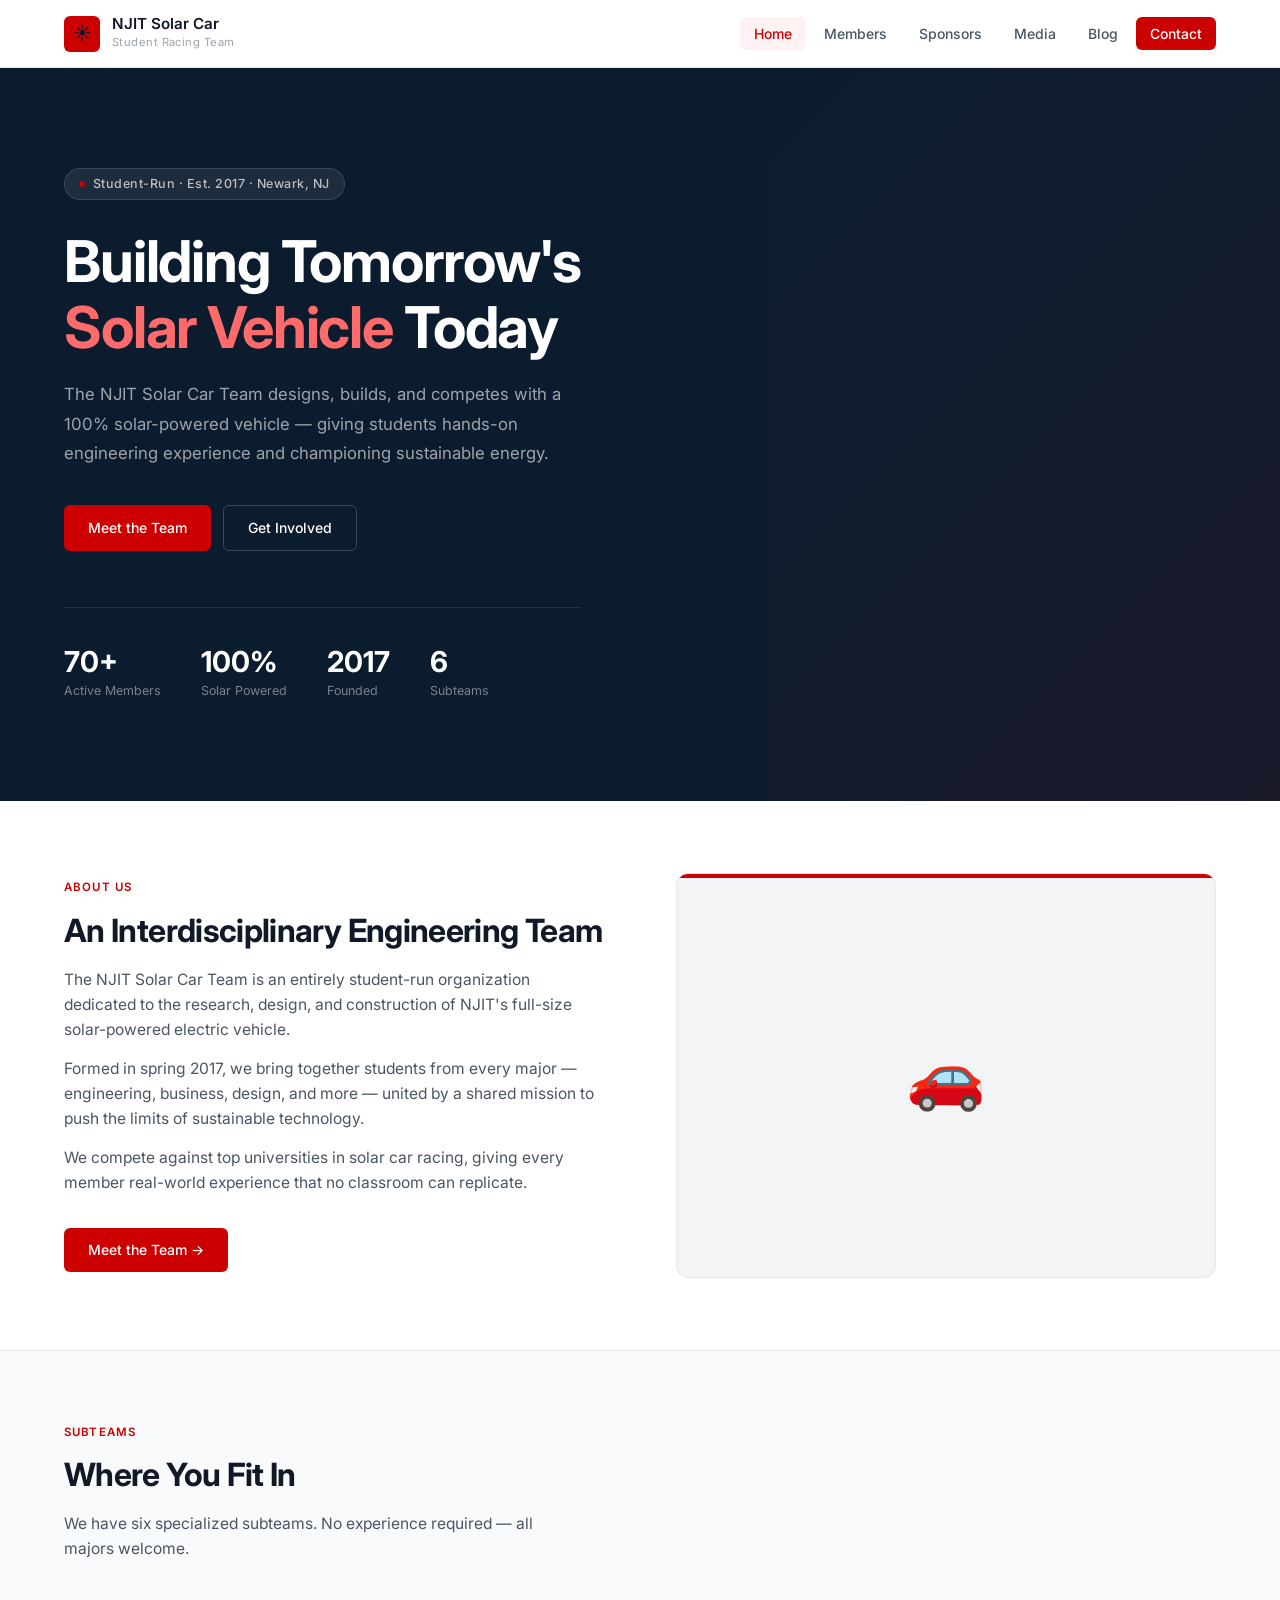
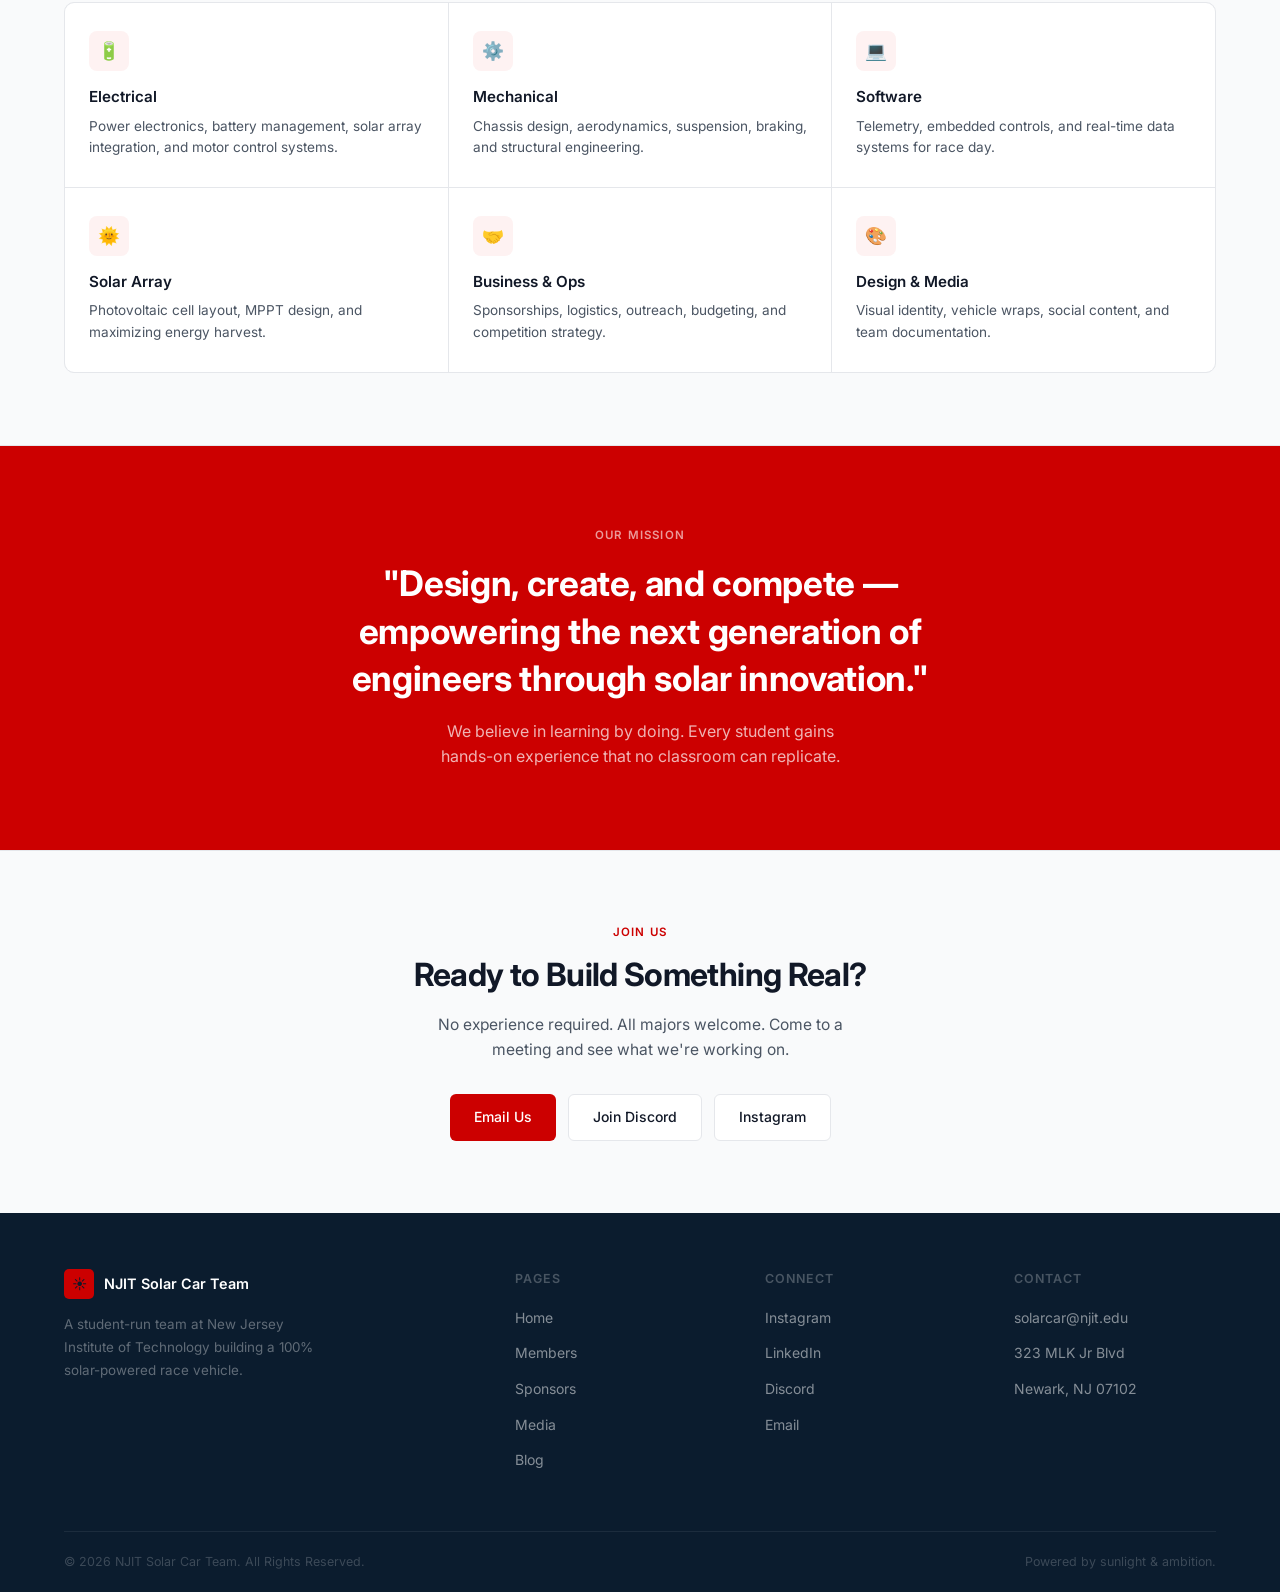
<file: index.html>
<!doctype html>
<html lang="en">
    <head>
        <meta charset="UTF-8" />
        <meta name="viewport" content="width=device-width, initial-scale=1.0" />
        <title>NJIT Solar Car Team</title>
        <link
            href="https://fonts.googleapis.com/css2?family=Inter:wght@300;400;500;600;700&display=swap"
            rel="stylesheet"
        />
        <link rel="stylesheet" href="style.css" />
    </head>
    <body>
        <!-- NAV -->
        <nav>
            <a class="logo" onclick="showPage('home')">
                <div class="logo-icon">☀️</div>
                <div>
                    <div class="logo-text">NJIT Solar Car</div>
                    <div class="logo-sub">Student Racing Team</div>
                </div>
            </a>
            <ul class="nav-links">
                <li><a onclick="showPage('home')" id="nav-home" class="active">Home</a></li>
                <li><a onclick="showPage('members')" id="nav-members">Members</a></li>
                <li><a onclick="showPage('sponsors')" id="nav-sponsors">Sponsors</a></li>
                <li><a onclick="showPage('media')" id="nav-media">Media</a></li>
                <li><a onclick="showPage('blog')" id="nav-blog">Blog</a></li>
                <li><a href="mailto:solarcar@njit.edu" class="nav-contact">Contact</a></li>
            </ul>
        </nav>

        <!-- ════════════ HOME ════════════ -->
        <div id="page-home" class="page active">
            <div class="hero">
                <div class="hero-content">
                    <div class="hero-tag">
                        <div class="hero-tag-dot"></div>
                        Student-Run · Est. 2017 · Newark, NJ
                    </div>
                    <h1>Building Tomorrow's<br /><span>Solar Vehicle</span> Today</h1>
                    <p class="hero-desc">
                        The NJIT Solar Car Team designs, builds, and competes with a 100%
                        solar-powered vehicle — giving students hands-on engineering experience and
                        championing sustainable energy.
                    </p>
                    <div class="hero-actions">
                        <a onclick="showPage('members')" class="btn btn-red" style="cursor: pointer"
                            >Meet the Team</a
                        >
                        <a
                            href="mailto:solarcar@njit.edu"
                            class="btn btn-outline"
                            style="
                                color: #fff;
                                border-color: rgba(255, 255, 255, 0.2);
                                background: transparent;
                            "
                            >Get Involved</a
                        >
                    </div>
                    <div class="hero-stats">
                        <div>
                            <div class="hero-stat-num">70+</div>
                            <div class="hero-stat-label">Active Members</div>
                        </div>
                        <div>
                            <div class="hero-stat-num">100%</div>
                            <div class="hero-stat-label">Solar Powered</div>
                        </div>
                        <div>
                            <div class="hero-stat-num">2017</div>
                            <div class="hero-stat-label">Founded</div>
                        </div>
                        <div>
                            <div class="hero-stat-num">6</div>
                            <div class="hero-stat-label">Subteams</div>
                        </div>
                    </div>
                </div>
            </div>

            <!-- About -->
            <div class="section">
                <div class="about-grid">
                    <div class="reveal">
                        <div class="section-label">About Us</div>
                        <div class="section-title">An Interdisciplinary Engineering Team</div>
                        <p
                            class="about-text"
                            style="color: var(--gray-600); font-size: 0.975rem; margin-bottom: 14px"
                        >
                            The NJIT Solar Car Team is an entirely student-run organization
                            dedicated to the research, design, and construction of NJIT's full-size
                            solar-powered electric vehicle.
                        </p>
                        <p style="color: var(--gray-600); font-size: 0.975rem; margin-bottom: 14px">
                            Formed in spring 2017, we bring together students from every major —
                            engineering, business, design, and more — united by a shared mission to
                            push the limits of sustainable technology.
                        </p>
                        <p style="color: var(--gray-600); font-size: 0.975rem; margin-bottom: 32px">
                            We compete against top universities in solar car racing, giving every
                            member real-world experience that no classroom can replicate.
                        </p>
                        <a onclick="showPage('members')" class="btn btn-red" style="cursor: pointer"
                            >Meet the Team →</a
                        >
                    </div>
                    <div class="about-image reveal" style="transition-delay: 0.1s">🚗</div>
                </div>
            </div>

            <!-- Subteams -->
            <div class="section section-alt">
                <div class="reveal">
                    <div class="section-label">Subteams</div>
                    <div class="section-title">Where You Fit In</div>
                    <p class="section-desc">
                        We have six specialized subteams. No experience required — all majors
                        welcome.
                    </p>
                </div>
                <div class="teams-grid">
                    <div class="team-card reveal" style="transition-delay: 0.05s">
                        <div class="team-card-icon">🔋</div>
                        <h3>Electrical</h3>
                        <p>
                            Power electronics, battery management, solar array integration, and
                            motor control systems.
                        </p>
                    </div>
                    <div class="team-card reveal" style="transition-delay: 0.08s">
                        <div class="team-card-icon">⚙️</div>
                        <h3>Mechanical</h3>
                        <p>
                            Chassis design, aerodynamics, suspension, braking, and structural
                            engineering.
                        </p>
                    </div>
                    <div class="team-card reveal" style="transition-delay: 0.11s">
                        <div class="team-card-icon">💻</div>
                        <h3>Software</h3>
                        <p>
                            Telemetry, embedded controls, and real-time data systems for race day.
                        </p>
                    </div>
                    <div class="team-card reveal" style="transition-delay: 0.14s">
                        <div class="team-card-icon">🌞</div>
                        <h3>Solar Array</h3>
                        <p>Photovoltaic cell layout, MPPT design, and maximizing energy harvest.</p>
                    </div>
                    <div class="team-card reveal" style="transition-delay: 0.17s">
                        <div class="team-card-icon">🤝</div>
                        <h3>Business & Ops</h3>
                        <p>
                            Sponsorships, logistics, outreach, budgeting, and competition strategy.
                        </p>
                    </div>
                    <div class="team-card reveal" style="transition-delay: 0.2s">
                        <div class="team-card-icon">🎨</div>
                        <h3>Design & Media</h3>
                        <p>
                            Visual identity, vehicle wraps, social content, and team documentation.
                        </p>
                    </div>
                </div>
            </div>

            <!-- Mission -->
            <div class="mission-section">
                <div class="reveal">
                    <div
                        style="
                            font-size: 0.72rem;
                            font-weight: 600;
                            letter-spacing: 0.1em;
                            text-transform: uppercase;
                            color: rgba(255, 255, 255, 0.6);
                            margin-bottom: 16px;
                        "
                    >
                        Our Mission
                    </div>
                    <h2>
                        "Design, create, and compete — empowering the next generation of engineers
                        through solar innovation."
                    </h2>
                    <p style="margin-top: 14px">
                        We believe in learning by doing. Every student gains hands-on experience
                        that no classroom can replicate.
                    </p>
                </div>
            </div>

            <!-- CTA -->
            <div class="cta-section">
                <div class="reveal">
                    <div class="section-label" style="justify-content: center; display: flex">
                        Join Us
                    </div>
                    <div class="section-title" style="text-align: center">
                        Ready to Build Something Real?
                    </div>
                    <p>
                        No experience required. All majors welcome. Come to a meeting and see what
                        we're working on.
                    </p>
                    <div style="display: flex; gap: 12px; justify-content: center; flex-wrap: wrap">
                        <a href="mailto:solarcar@njit.edu" class="btn btn-red">Email Us</a>
                        <a
                            href="https://tinyurl.com/njitsolar"
                            target="_blank"
                            class="btn btn-outline"
                            >Join Discord</a
                        >
                        <a
                            href="https://www.instagram.com/njitsolarcar/"
                            target="_blank"
                            class="btn btn-outline"
                            >Instagram</a
                        >
                    </div>
                </div>
            </div>

            <footer>
                <div class="footer-grid">
                    <div>
                        <div class="footer-brand">
                            <div class="footer-brand-icon">☀️</div>
                            <div class="footer-brand-name">NJIT Solar Car Team</div>
                        </div>
                        <p class="footer-desc">
                            A student-run team at New Jersey Institute of Technology building a 100%
                            solar-powered race vehicle.
                        </p>
                    </div>
                    <div class="footer-col">
                        <h4>Pages</h4>
                        <ul>
                            <li><a onclick="showPage('home')">Home</a></li>
                            <li><a onclick="showPage('members')">Members</a></li>
                            <li><a onclick="showPage('sponsors')">Sponsors</a></li>
                            <li><a onclick="showPage('media')">Media</a></li>
                            <li><a onclick="showPage('blog')">Blog</a></li>
                        </ul>
                    </div>
                    <div class="footer-col">
                        <h4>Connect</h4>
                        <ul>
                            <li>
                                <a href="https://www.instagram.com/njitsolarcar/" target="_blank"
                                    >Instagram</a
                                >
                            </li>
                            <li>
                                <a
                                    href="https://www.linkedin.com/in/njitsolarcarclub/"
                                    target="_blank"
                                    >LinkedIn</a
                                >
                            </li>
                            <li>
                                <a href="https://tinyurl.com/njitsolar" target="_blank">Discord</a>
                            </li>
                            <li><a href="mailto:solarcar@njit.edu">Email</a></li>
                        </ul>
                    </div>
                    <div class="footer-col">
                        <h4>Contact</h4>
                        <ul>
                            <li><a href="mailto:solarcar@njit.edu">solarcar@njit.edu</a></li>
                            <li><a>323 MLK Jr Blvd</a></li>
                            <li><a>Newark, NJ 07102</a></li>
                        </ul>
                    </div>
                </div>
                <div class="footer-bottom">
                    <p>© 2026 NJIT Solar Car Team. All Rights Reserved.</p>
                    <p>Powered by sunlight & ambition.</p>
                </div>
            </footer>
        </div>

        <!-- ════════════ MEMBERS ════════════ -->
        <div id="page-members" class="page">
            <div class="page-hero">
                <div class="breadcrumb"><a onclick="showPage('home')">Home</a> / Members</div>
                <h1>Meet the Team</h1>
                <p>70+ students from every major, united by one goal.</p>
            </div>

            <div class="section">
                <div class="reveal">
                    <div class="section-label">Leadership</div>
                    <div class="section-title">Executive Board</div>
                </div>
                <div class="member-grid">
                    <div class="member-card reveal" style="transition-delay: 0.05s">
                        <div class="member-avatar">👤</div>
                        <div class="member-name">President</div>
                        <div class="member-role">President</div>
                        <div class="member-major">Mechanical Engineering</div>
                    </div>
                    <div class="member-card reveal" style="transition-delay: 0.08s">
                        <div class="member-avatar">👤</div>
                        <div class="member-name">Vice President</div>
                        <div class="member-role">Vice President</div>
                        <div class="member-major">Electrical Engineering</div>
                    </div>
                    <div class="member-card reveal" style="transition-delay: 0.11s">
                        <div class="member-avatar">👤</div>
                        <div class="member-name">Chief Engineer</div>
                        <div class="member-role">Chief Engineer</div>
                        <div class="member-major">Computer Engineering</div>
                    </div>
                    <div class="member-card reveal" style="transition-delay: 0.14s">
                        <div class="member-avatar">👤</div>
                        <div class="member-name">Project Manager</div>
                        <div class="member-role">Project Manager</div>
                        <div class="member-major">Industrial Engineering</div>
                    </div>
                </div>
            </div>

            <div class="section section-alt">
                <div class="reveal">
                    <div class="section-label">Subteam Leads</div>
                    <div class="section-title">Team Leads</div>
                </div>
                <div class="teams-grid" style="margin-top: 32px">
                    <div class="team-card reveal" style="transition-delay: 0.05s">
                        <div class="team-card-icon">🔋</div>
                        <h3>Electrical Lead</h3>
                        <p>
                            Overseeing power systems, battery management, and motor control
                            integration.
                        </p>
                    </div>
                    <div class="team-card reveal" style="transition-delay: 0.08s">
                        <div class="team-card-icon">⚙️</div>
                        <h3>Mechanical Lead</h3>
                        <p>Leading chassis design, aerodynamics, and all structural decisions.</p>
                    </div>
                    <div class="team-card reveal" style="transition-delay: 0.11s">
                        <div class="team-card-icon">💻</div>
                        <h3>Software Lead</h3>
                        <p>Managing telemetry, embedded systems, and data pipelines.</p>
                    </div>
                    <div class="team-card reveal" style="transition-delay: 0.14s">
                        <div class="team-card-icon">🌞</div>
                        <h3>Solar Array Lead</h3>
                        <p>Optimizing photovoltaic layout and MPPT efficiency for competition.</p>
                    </div>
                    <div class="team-card reveal" style="transition-delay: 0.17s">
                        <div class="team-card-icon">🤝</div>
                        <h3>Business Lead</h3>
                        <p>Coordinating sponsorships, outreach, and team logistics.</p>
                    </div>
                    <div class="team-card reveal" style="transition-delay: 0.2s">
                        <div class="team-card-icon">🎨</div>
                        <h3>Media Lead</h3>
                        <p>Directing visual identity, social media, and content strategy.</p>
                    </div>
                </div>
            </div>

            <div class="cta-section">
                <div class="reveal">
                    <div class="section-label" style="justify-content: center; display: flex">
                        Join the Team
                    </div>
                    <div class="section-title" style="text-align: center">
                        Want to Be Part of This?
                    </div>
                    <p>All majors welcome. No prior experience required — just bring your drive.</p>
                    <div style="display: flex; gap: 12px; justify-content: center; flex-wrap: wrap">
                        <a href="mailto:solarcar@njit.edu" class="btn btn-red">Email Us</a>
                        <a
                            href="https://tinyurl.com/njitsolar"
                            target="_blank"
                            class="btn btn-outline"
                            >Join Discord</a
                        >
                    </div>
                </div>
            </div>

            <footer>
                <div class="footer-grid">
                    <div>
                        <div class="footer-brand">
                            <div class="footer-brand-icon">☀️</div>
                            <div class="footer-brand-name">NJIT Solar Car Team</div>
                        </div>
                        <p class="footer-desc">
                            A student-run team at NJIT building a 100% solar-powered race vehicle.
                        </p>
                    </div>
                    <div class="footer-col">
                        <h4>Pages</h4>
                        <ul>
                            <li><a onclick="showPage('home')">Home</a></li>
                            <li><a onclick="showPage('members')">Members</a></li>
                            <li><a onclick="showPage('sponsors')">Sponsors</a></li>
                            <li><a onclick="showPage('media')">Media</a></li>
                            <li><a onclick="showPage('blog')">Blog</a></li>
                        </ul>
                    </div>
                    <div class="footer-col">
                        <h4>Connect</h4>
                        <ul>
                            <li>
                                <a href="https://www.instagram.com/njitsolarcar/" target="_blank"
                                    >Instagram</a
                                >
                            </li>
                            <li>
                                <a
                                    href="https://www.linkedin.com/in/njitsolarcarclub/"
                                    target="_blank"
                                    >LinkedIn</a
                                >
                            </li>
                            <li>
                                <a href="https://tinyurl.com/njitsolar" target="_blank">Discord</a>
                            </li>
                        </ul>
                    </div>
                    <div class="footer-col">
                        <h4>Contact</h4>
                        <ul>
                            <li><a href="mailto:solarcar@njit.edu">solarcar@njit.edu</a></li>
                        </ul>
                    </div>
                </div>
                <div class="footer-bottom">
                    <p>© 2026 NJIT Solar Car Team. All Rights Reserved.</p>
                </div>
            </footer>
        </div>

        <!-- ════════════ SPONSORS ════════════ -->
        <div id="page-sponsors" class="page">
            <div class="page-hero">
                <div class="breadcrumb"><a onclick="showPage('home')">Home</a> / Sponsors</div>
                <h1>Our Sponsors</h1>
                <p>The organizations and companies that make our mission possible.</p>
            </div>

            <div class="section">
                <div class="reveal">
                    <div class="section-label">Partners</div>
                    <div class="section-title">Sponsoring Organizations</div>
                </div>
                <div style="margin-top: 40px">
                    <div class="tier-section reveal" style="transition-delay: 0.05s">
                        <div class="tier-header">
                            <div class="tier-name">Gold Sponsors</div>
                            <span class="tier-pill gold-pill">Gold</span>
                        </div>
                        <div class="sponsor-row">
                            <div class="sponsor-box">Your Logo</div>
                            <div class="sponsor-box">Your Logo</div>
                            <div class="sponsor-box">Your Logo</div>
                        </div>
                    </div>
                    <div class="tier-section reveal" style="transition-delay: 0.1s">
                        <div class="tier-header">
                            <div class="tier-name">Silver Sponsors</div>
                            <span class="tier-pill silver-pill">Silver</span>
                        </div>
                        <div class="sponsor-row">
                            <div class="sponsor-box">Your Logo</div>
                            <div class="sponsor-box">Your Logo</div>
                            <div class="sponsor-box">Your Logo</div>
                        </div>
                    </div>
                    <div class="tier-section reveal" style="transition-delay: 0.15s">
                        <div class="tier-header">
                            <div class="tier-name">Bronze Sponsors</div>
                            <span class="tier-pill bronze-pill">Bronze</span>
                        </div>
                        <div class="sponsor-row">
                            <div class="sponsor-box">Your Logo</div>
                            <div class="sponsor-box">Your Logo</div>
                            <div class="sponsor-box">Your Logo</div>
                        </div>
                    </div>
                </div>
                <div class="sponsor-cta reveal" style="transition-delay: 0.2s">
                    <div>
                        <h3>Become a Sponsor</h3>
                        <p>
                            Support sustainable engineering and gain visibility with NJIT's student
                            community.
                        </p>
                    </div>
                    <a href="mailto:solarcar@njit.edu" class="btn btn-red">Get in Touch</a>
                </div>
            </div>

            <footer>
                <div class="footer-grid">
                    <div>
                        <div class="footer-brand">
                            <div class="footer-brand-icon">☀️</div>
                            <div class="footer-brand-name">NJIT Solar Car Team</div>
                        </div>
                        <p class="footer-desc">
                            A student-run team at NJIT building a 100% solar-powered race vehicle.
                        </p>
                    </div>
                    <div class="footer-col">
                        <h4>Pages</h4>
                        <ul>
                            <li><a onclick="showPage('home')">Home</a></li>
                            <li><a onclick="showPage('members')">Members</a></li>
                            <li><a onclick="showPage('sponsors')">Sponsors</a></li>
                            <li><a onclick="showPage('media')">Media</a></li>
                            <li><a onclick="showPage('blog')">Blog</a></li>
                        </ul>
                    </div>
                    <div class="footer-col">
                        <h4>Connect</h4>
                        <ul>
                            <li>
                                <a href="https://www.instagram.com/njitsolarcar/" target="_blank"
                                    >Instagram</a
                                >
                            </li>
                            <li>
                                <a
                                    href="https://www.linkedin.com/in/njitsolarcarclub/"
                                    target="_blank"
                                    >LinkedIn</a
                                >
                            </li>
                            <li>
                                <a href="https://tinyurl.com/njitsolar" target="_blank">Discord</a>
                            </li>
                        </ul>
                    </div>
                    <div class="footer-col">
                        <h4>Contact</h4>
                        <ul>
                            <li><a href="mailto:solarcar@njit.edu">solarcar@njit.edu</a></li>
                        </ul>
                    </div>
                </div>
                <div class="footer-bottom">
                    <p>© 2026 NJIT Solar Car Team. All Rights Reserved.</p>
                </div>
            </footer>
        </div>

        <!-- ════════════ MEDIA ════════════ -->
        <div id="page-media" class="page">
            <div class="page-hero">
                <div class="breadcrumb"><a onclick="showPage('home')">Home</a> / Media</div>
                <h1>Photos & Media</h1>
                <p>Behind the scenes of building NJ's solar-powered race car.</p>
            </div>

            <div class="section">
                <div class="reveal">
                    <div class="section-label">Gallery</div>
                    <div class="section-title">Latest Updates</div>
                </div>
                <div class="media-grid">
                    <div class="media-card reveal" style="transition-delay: 0.05s">
                        <div class="media-thumb">🏗️</div>
                        <div class="media-body">
                            <div class="media-date">March 2025</div>
                            <div class="media-title">
                                Chassis fabrication begins in the NJIT machine shop
                            </div>
                        </div>
                    </div>
                    <div class="media-card reveal" style="transition-delay: 0.08s">
                        <div class="media-thumb">⚡</div>
                        <div class="media-body">
                            <div class="media-date">February 2025</div>
                            <div class="media-title">
                                Electrical subteam completes battery management prototype
                            </div>
                        </div>
                    </div>
                    <div class="media-card reveal" style="transition-delay: 0.11s">
                        <div class="media-thumb">☀️</div>
                        <div class="media-body">
                            <div class="media-date">January 2025</div>
                            <div class="media-title">
                                Solar panel efficiency testing on the NJIT campus roof
                            </div>
                        </div>
                    </div>
                    <div class="media-card reveal" style="transition-delay: 0.14s">
                        <div class="media-thumb">🎓</div>
                        <div class="media-body">
                            <div class="media-date">December 2024</div>
                            <div class="media-title">
                                Team presentation at NJIT Engineering Showcase
                            </div>
                        </div>
                    </div>
                    <div class="media-card reveal" style="transition-delay: 0.17s">
                        <div class="media-thumb">🔧</div>
                        <div class="media-body">
                            <div class="media-date">November 2024</div>
                            <div class="media-title">
                                Aerodynamic body panel CAD design finalized
                            </div>
                        </div>
                    </div>
                    <div class="media-card reveal" style="transition-delay: 0.2s">
                        <div class="media-thumb">🏎️</div>
                        <div class="media-body">
                            <div class="media-date">October 2024</div>
                            <div class="media-title">
                                Team recruitment drive at NJIT involvement fair
                            </div>
                        </div>
                    </div>
                </div>
            </div>

            <div class="section section-alt">
                <div class="reveal">
                    <div class="section-label">Social Media</div>
                    <div class="section-title">Follow Along</div>
                </div>
                <div class="socials-grid reveal" style="transition-delay: 0.05s">
                    <a
                        class="social-box"
                        href="https://www.instagram.com/njitsolarcar/"
                        target="_blank"
                        ><div class="social-box-icon">📸</div>
                        <div>
                            <div class="social-box-name">Instagram</div>
                            <div class="social-box-handle">@njitsolarcar</div>
                        </div></a
                    >
                    <a
                        class="social-box"
                        href="https://www.linkedin.com/in/njitsolarcarclub/"
                        target="_blank"
                        ><div class="social-box-icon">💼</div>
                        <div>
                            <div class="social-box-name">LinkedIn</div>
                            <div class="social-box-handle">NJIT Solar Car Club</div>
                        </div></a
                    >
                    <a class="social-box" href="https://tinyurl.com/njitsolar" target="_blank"
                        ><div class="social-box-icon">💬</div>
                        <div>
                            <div class="social-box-name">Discord</div>
                            <div class="social-box-handle">Join the server</div>
                        </div></a
                    >
                </div>
            </div>

            <footer>
                <div class="footer-grid">
                    <div>
                        <div class="footer-brand">
                            <div class="footer-brand-icon">☀️</div>
                            <div class="footer-brand-name">NJIT Solar Car Team</div>
                        </div>
                        <p class="footer-desc">
                            A student-run team at NJIT building a 100% solar-powered race vehicle.
                        </p>
                    </div>
                    <div class="footer-col">
                        <h4>Pages</h4>
                        <ul>
                            <li><a onclick="showPage('home')">Home</a></li>
                            <li><a onclick="showPage('members')">Members</a></li>
                            <li><a onclick="showPage('sponsors')">Sponsors</a></li>
                            <li><a onclick="showPage('media')">Media</a></li>
                            <li><a onclick="showPage('blog')">Blog</a></li>
                        </ul>
                    </div>
                    <div class="footer-col">
                        <h4>Connect</h4>
                        <ul>
                            <li>
                                <a href="https://www.instagram.com/njitsolarcar/" target="_blank"
                                    >Instagram</a
                                >
                            </li>
                            <li>
                                <a
                                    href="https://www.linkedin.com/in/njitsolarcarclub/"
                                    target="_blank"
                                    >LinkedIn</a
                                >
                            </li>
                            <li>
                                <a href="https://tinyurl.com/njitsolar" target="_blank">Discord</a>
                            </li>
                        </ul>
                    </div>
                    <div class="footer-col">
                        <h4>Contact</h4>
                        <ul>
                            <li><a href="mailto:solarcar@njit.edu">solarcar@njit.edu</a></li>
                        </ul>
                    </div>
                </div>
                <div class="footer-bottom">
                    <p>© 2026 NJIT Solar Car Team. All Rights Reserved.</p>
                </div>
            </footer>
        </div>

        <!-- ════════════ BLOG ════════════ -->
        <div id="page-blog" class="page">
            <div class="page-hero">
                <div class="breadcrumb"><a onclick="showPage('home')">Home</a> / Blog</div>
                <h1>Team Blog</h1>
                <p>Progress reports, build logs, and stories from the team.</p>
            </div>

            <div class="section">
                <div class="reveal">
                    <div class="section-label">Latest</div>
                    <div class="section-title">Team Updates</div>
                </div>
                <div class="blog-featured reveal" style="transition-delay: 0.05s">
                    <div class="blog-feat-img">🚘</div>
                    <div class="blog-feat-body">
                        <div class="blog-feat-tag">Announcement · March 2025</div>
                        <h3>We're Back — And Building Bigger Than Ever</h3>
                        <p>
                            After a renewed kick-off in 2024, the team has grown to 70+ members and
                            is making major progress on our first full-size solar vehicle. Here's
                            where we stand going into 2025.
                        </p>
                        <a href="#" class="btn btn-red" style="width: fit-content">Read More →</a>
                    </div>
                </div>
                <div class="blog-grid">
                    <div class="blog-card reveal" style="transition-delay: 0.05s">
                        <span class="blog-tag">Electrical</span>
                        <h3>Battery Management System: Design Decisions</h3>
                        <p>
                            A deep dive into how we chose our BMS architecture and the trade-offs
                            between safety and performance.
                        </p>
                        <div class="blog-meta"><span>Feb 2025</span><span>4 min read</span></div>
                    </div>
                    <div class="blog-card reveal" style="transition-delay: 0.08s">
                        <span class="blog-tag">Mechanical</span>
                        <h3>From CAD to Reality: Cutting the First Chassis Parts</h3>
                        <p>
                            Our mechanical team shares the journey from SolidWorks renders to
                            physical aluminum tubes in the shop.
                        </p>
                        <div class="blog-meta"><span>Jan 2025</span><span>5 min read</span></div>
                    </div>
                    <div class="blog-card reveal" style="transition-delay: 0.11s">
                        <span class="blog-tag">Software</span>
                        <h3>Building Our Telemetry Dashboard from Scratch</h3>
                        <p>
                            How the software team built a real-time data tool to monitor the car
                            during testing.
                        </p>
                        <div class="blog-meta"><span>Jan 2025</span><span>3 min read</span></div>
                    </div>
                    <div class="blog-card reveal" style="transition-delay: 0.14s">
                        <span class="blog-tag">Solar Array</span>
                        <h3>Testing Solar Panel Efficiency in NJ Weather</h3>
                        <p>
                            Results from our outdoor efficiency tests and what they mean for
                            competition planning.
                        </p>
                        <div class="blog-meta"><span>Dec 2024</span><span>4 min read</span></div>
                    </div>
                    <div class="blog-card reveal" style="transition-delay: 0.17s">
                        <span class="blog-tag">Team</span>
                        <h3>Recruitment Recap: 30 New Members Join</h3>
                        <p>
                            A look at our Fall 2024 recruitment drive and the fresh perspectives new
                            members bring.
                        </p>
                        <div class="blog-meta"><span>Nov 2024</span><span>2 min read</span></div>
                    </div>
                    <div class="blog-card reveal" style="transition-delay: 0.2s">
                        <span class="blog-tag">Business</span>
                        <h3>Securing Our First Industry Sponsor</h3>
                        <p>
                            How the business team landed our first external partner and what we
                            learned pitching to companies.
                        </p>
                        <div class="blog-meta"><span>Oct 2024</span><span>3 min read</span></div>
                    </div>
                </div>
            </div>

            <footer>
                <div class="footer-grid">
                    <div>
                        <div class="footer-brand">
                            <div class="footer-brand-icon">☀️</div>
                            <div class="footer-brand-name">NJIT Solar Car Team</div>
                        </div>
                        <p class="footer-desc">
                            A student-run team at NJIT building a 100% solar-powered race vehicle.
                        </p>
                    </div>
                    <div class="footer-col">
                        <h4>Pages</h4>
                        <ul>
                            <li><a onclick="showPage('home')">Home</a></li>
                            <li><a onclick="showPage('members')">Members</a></li>
                            <li><a onclick="showPage('sponsors')">Sponsors</a></li>
                            <li><a onclick="showPage('media')">Media</a></li>
                            <li><a onclick="showPage('blog')">Blog</a></li>
                        </ul>
                    </div>
                    <div class="footer-col">
                        <h4>Connect</h4>
                        <ul>
                            <li>
                                <a href="https://www.instagram.com/njitsolarcar/" target="_blank"
                                    >Instagram</a
                                >
                            </li>
                            <li>
                                <a
                                    href="https://www.linkedin.com/in/njitsolarcarclub/"
                                    target="_blank"
                                    >LinkedIn</a
                                >
                            </li>
                            <li>
                                <a href="https://tinyurl.com/njitsolar" target="_blank">Discord</a>
                            </li>
                        </ul>
                    </div>
                    <div class="footer-col">
                        <h4>Contact</h4>
                        <ul>
                            <li><a href="mailto:solarcar@njit.edu">solarcar@njit.edu</a></li>
                        </ul>
                    </div>
                </div>
                <div class="footer-bottom">
                    <p>© 2026 NJIT Solar Car Team. All Rights Reserved.</p>
                </div>
            </footer>
        </div>

        <script src="script.js"></script>
    </body>
</html>
</file>
<file: style.css>
*,
*::before,
*::after {
    box-sizing: border-box;
    margin: 0;
    padding: 0;
}
:root {
    --red: #cc0000;
    --red-dark: #a80000;
    --navy: #0b1c2e;
    --white: #ffffff;
    --gray-50: #f9fafb;
    --gray-100: #f3f4f6;
    --gray-200: #e5e7eb;
    --gray-400: #9ca3af;
    --gray-600: #4b5563;
    --gray-800: #1f2937;
    --text: #111827;
}
html {
    scroll-behavior: smooth;
}
body {
    font-family: "Inter", sans-serif;
    background: var(--white);
    color: var(--text);
    line-height: 1.6;
    overflow-x: hidden;
}

/* ── NAV ── */
nav {
    position: fixed;
    top: 0;
    left: 0;
    right: 0;
    z-index: 100;
    background: var(--white);
    border-bottom: 1px solid var(--gray-200);
    height: 68px;
    display: flex;
    align-items: center;
    justify-content: space-between;
    padding: 0 64px;
}
.logo {
    display: flex;
    align-items: center;
    gap: 12px;
    text-decoration: none;
    cursor: pointer;
}
.logo-icon {
    width: 36px;
    height: 36px;
    background: var(--red);
    border-radius: 6px;
    display: flex;
    align-items: center;
    justify-content: center;
    font-size: 1.1rem;
    flex-shrink: 0;
}
.logo-text {
    font-size: 0.95rem;
    font-weight: 600;
    color: var(--text);
    line-height: 1.2;
}
.logo-sub {
    font-size: 0.7rem;
    color: var(--gray-400);
    font-weight: 400;
    letter-spacing: 0.04em;
}
.nav-links {
    display: flex;
    align-items: center;
    gap: 4px;
    list-style: none;
}
.nav-links a {
    padding: 8px 14px;
    font-size: 0.875rem;
    font-weight: 500;
    color: var(--gray-600);
    text-decoration: none;
    border-radius: 6px;
    cursor: pointer;
    transition:
        background 0.15s,
        color 0.15s;
}
.nav-links a:hover {
    background: var(--gray-100);
    color: var(--text);
}
.nav-links a.active {
    color: var(--red);
    background: #fef2f2;
}
.nav-contact {
    background: var(--red) !important;
    color: var(--white) !important;
    border-radius: 6px !important;
}
.nav-contact:hover {
    background: var(--red-dark) !important;
}

/* ── PAGES ── */
.page {
    display: none;
    padding-top: 68px;
}
.page.active {
    display: block;
}

/* ── BUTTONS ── */
.btn {
    display: inline-flex;
    align-items: center;
    gap: 6px;
    padding: 11px 24px;
    font-family: "Inter", sans-serif;
    font-size: 0.875rem;
    font-weight: 500;
    border-radius: 6px;
    cursor: pointer;
    text-decoration: none;
    transition: all 0.15s;
    border: none;
}
.btn-red {
    background: var(--red);
    color: var(--white);
}
.btn-red:hover {
    background: var(--red-dark);
}
.btn-outline {
    background: var(--white);
    color: var(--text);
    border: 1px solid var(--gray-200);
}
.btn-outline:hover {
    background: var(--gray-50);
    border-color: var(--gray-400);
}
.btn-white {
    background: var(--white);
    color: var(--navy);
}
.btn-white:hover {
    background: var(--gray-100);
}

/* ── HERO ── */
.hero {
    background: var(--navy);
    padding: 100px 64px;
    min-height: 560px;
    display: flex;
    align-items: center;
    position: relative;
    overflow: hidden;
}
.hero::after {
    content: "";
    position: absolute;
    right: 0;
    top: 0;
    bottom: 0;
    width: 40%;
    background: linear-gradient(135deg, transparent 0%, rgba(204, 0, 0, 0.08) 100%);
    pointer-events: none;
}
.hero-content {
    max-width: 620px;
    position: relative;
    z-index: 1;
}
.hero-tag {
    display: inline-flex;
    align-items: center;
    gap: 8px;
    background: rgba(255, 255, 255, 0.08);
    border: 1px solid rgba(255, 255, 255, 0.12);
    border-radius: 20px;
    padding: 5px 14px;
    font-size: 0.78rem;
    font-weight: 500;
    color: rgba(255, 255, 255, 0.7);
    letter-spacing: 0.04em;
    margin-bottom: 28px;
}
.hero-tag-dot {
    width: 6px;
    height: 6px;
    border-radius: 50%;
    background: var(--red);
}
.hero h1 {
    font-size: clamp(2.4rem, 5vw, 3.6rem);
    font-weight: 700;
    color: var(--white);
    line-height: 1.15;
    letter-spacing: -0.02em;
    margin-bottom: 20px;
}
.hero h1 span {
    color: #ff6b6b;
}
.hero-desc {
    font-size: 1.05rem;
    color: rgba(255, 255, 255, 0.6);
    max-width: 500px;
    margin-bottom: 36px;
    line-height: 1.75;
}
.hero-actions {
    display: flex;
    gap: 12px;
    flex-wrap: wrap;
}
.hero-stats {
    display: flex;
    gap: 40px;
    margin-top: 56px;
    padding-top: 40px;
    border-top: 1px solid rgba(255, 255, 255, 0.1);
}
.hero-stat-num {
    font-size: 1.8rem;
    font-weight: 700;
    color: var(--white);
    line-height: 1;
}
.hero-stat-label {
    font-size: 0.78rem;
    color: rgba(255, 255, 255, 0.45);
    margin-top: 4px;
    font-weight: 400;
}

/* ── PAGE HEADER ── */
.page-hero {
    background: var(--navy);
    padding: 64px 64px 56px;
}
.page-hero h1 {
    font-size: clamp(1.8rem, 4vw, 2.6rem);
    font-weight: 700;
    color: var(--white);
    letter-spacing: -0.02em;
    margin-bottom: 10px;
}
.page-hero p {
    color: rgba(255, 255, 255, 0.5);
    font-size: 0.975rem;
    max-width: 480px;
}
.breadcrumb {
    font-size: 0.78rem;
    color: rgba(255, 255, 255, 0.35);
    margin-bottom: 16px;
    display: flex;
    align-items: center;
    gap: 6px;
}
.breadcrumb a {
    color: var(--red);
    cursor: pointer;
    text-decoration: none;
}
.breadcrumb a:hover {
    text-decoration: underline;
}

/* ── SECTIONS ── */
.section {
    padding: 72px 64px;
}
.section-alt {
    background: var(--gray-50);
    border-top: 1px solid var(--gray-200);
    border-bottom: 1px solid var(--gray-200);
}

.section-label {
    font-size: 0.72rem;
    font-weight: 600;
    letter-spacing: 0.1em;
    text-transform: uppercase;
    color: var(--red);
    margin-bottom: 8px;
}
.section-title {
    font-size: clamp(1.5rem, 3vw, 2rem);
    font-weight: 700;
    color: var(--text);
    letter-spacing: -0.02em;
    margin-bottom: 12px;
}
.section-desc {
    color: var(--gray-600);
    max-width: 520px;
    font-size: 0.975rem;
}

/* ── ABOUT SPLIT ── */
.about-grid {
    display: grid;
    grid-template-columns: 1fr 1fr;
    gap: 72px;
    align-items: center;
}
.about-text p {
    color: var(--gray-600);
    margin-bottom: 14px;
    font-size: 0.975rem;
}
.about-image {
    background: var(--gray-100);
    border-radius: 12px;
    border: 1px solid var(--gray-200);
    aspect-ratio: 4/3;
    display: flex;
    align-items: center;
    justify-content: center;
    font-size: 4rem;
    position: relative;
    overflow: hidden;
}
.about-image::before {
    content: "";
    position: absolute;
    top: 0;
    left: 0;
    right: 0;
    height: 4px;
    background: var(--red);
    border-radius: 12px 12px 0 0;
}

/* ── SUBTEAMS ── */
.teams-grid {
    display: grid;
    grid-template-columns: repeat(3, 1fr);
    gap: 1px;
    background: var(--gray-200);
    border: 1px solid var(--gray-200);
    border-radius: 10px;
    overflow: hidden;
    margin-top: 40px;
}
.team-card {
    background: var(--white);
    padding: 28px 24px;
    transition: background 0.15s;
}
.team-card:hover {
    background: var(--gray-50);
}
.team-card-icon {
    width: 40px;
    height: 40px;
    background: #fef2f2;
    border-radius: 8px;
    display: flex;
    align-items: center;
    justify-content: center;
    font-size: 1.1rem;
    margin-bottom: 14px;
}
.team-card h3 {
    font-size: 0.95rem;
    font-weight: 600;
    color: var(--text);
    margin-bottom: 6px;
}
.team-card p {
    font-size: 0.85rem;
    color: var(--gray-600);
    line-height: 1.6;
}

/* ── MISSION ── */
.mission-section {
    background: var(--red);
    padding: 80px 64px;
    text-align: center;
}
.mission-section h2 {
    font-size: clamp(1.5rem, 3vw, 2.2rem);
    font-weight: 700;
    color: var(--white);
    max-width: 640px;
    margin: 0 auto 16px;
    line-height: 1.35;
    letter-spacing: -0.01em;
}
.mission-section p {
    color: rgba(255, 255, 255, 0.7);
    max-width: 440px;
    margin: 0 auto;
}

/* ── CTA ── */
.cta-section {
    background: var(--gray-50);
    border-top: 1px solid var(--gray-200);
    padding: 72px 64px;
    text-align: center;
}
.cta-section .section-title {
    margin-bottom: 12px;
}
.cta-section p {
    color: var(--gray-600);
    max-width: 440px;
    margin: 0 auto 32px;
    font-size: 0.975rem;
}

/* ── MEMBERS ── */
.member-grid {
    display: grid;
    grid-template-columns: repeat(4, 1fr);
    gap: 16px;
    margin-top: 40px;
}
.member-card {
    background: var(--white);
    border: 1px solid var(--gray-200);
    border-radius: 10px;
    padding: 24px 20px;
    text-align: center;
    transition:
        border-color 0.15s,
        box-shadow 0.15s;
}
.member-card:hover {
    border-color: var(--red);
    box-shadow: 0 4px 16px rgba(0, 0, 0, 0.06);
}
.member-avatar {
    width: 64px;
    height: 64px;
    border-radius: 50%;
    background: var(--gray-100);
    margin: 0 auto 14px;
    display: flex;
    align-items: center;
    justify-content: center;
    font-size: 1.5rem;
    border: 2px solid var(--gray-200);
}
.member-name {
    font-size: 0.92rem;
    font-weight: 600;
    color: var(--text);
    margin-bottom: 4px;
}
.member-role {
    font-size: 0.75rem;
    font-weight: 600;
    color: var(--red);
    text-transform: uppercase;
    letter-spacing: 0.06em;
    margin-bottom: 4px;
}
.member-major {
    font-size: 0.8rem;
    color: var(--gray-400);
}

/* ── SPONSORS ── */
.tier-section {
    margin-bottom: 48px;
}
.tier-header {
    display: flex;
    align-items: center;
    gap: 12px;
    margin-bottom: 16px;
    padding-bottom: 12px;
    border-bottom: 1px solid var(--gray-200);
}
.tier-name {
    font-size: 1rem;
    font-weight: 600;
    color: var(--text);
}
.tier-pill {
    font-size: 0.7rem;
    font-weight: 600;
    letter-spacing: 0.08em;
    text-transform: uppercase;
    padding: 3px 10px;
    border-radius: 20px;
}
.gold-pill {
    background: #fef9c3;
    color: #854d0e;
}
.silver-pill {
    background: #f1f5f9;
    color: #475569;
}
.bronze-pill {
    background: #fef3c7;
    color: #92400e;
}
.sponsor-row {
    display: grid;
    grid-template-columns: repeat(3, 1fr);
    gap: 12px;
}
.sponsor-box {
    background: var(--gray-50);
    border: 1px dashed var(--gray-200);
    border-radius: 8px;
    aspect-ratio: 3/2;
    display: flex;
    align-items: center;
    justify-content: center;
    font-size: 0.8rem;
    color: var(--gray-400);
    transition: border-color 0.15s;
}
.sponsor-box:hover {
    border-color: var(--red);
}
.sponsor-cta {
    background: var(--navy);
    border-radius: 10px;
    padding: 40px 48px;
    display: flex;
    align-items: center;
    justify-content: space-between;
    gap: 24px;
    margin-top: 48px;
}
.sponsor-cta h3 {
    font-size: 1.1rem;
    font-weight: 600;
    color: var(--white);
    margin-bottom: 6px;
}
.sponsor-cta p {
    font-size: 0.875rem;
    color: rgba(255, 255, 255, 0.5);
}

/* ── MEDIA ── */
.media-grid {
    display: grid;
    grid-template-columns: repeat(3, 1fr);
    gap: 16px;
    margin-top: 40px;
}
.media-card {
    background: var(--white);
    border: 1px solid var(--gray-200);
    border-radius: 10px;
    overflow: hidden;
    transition:
        border-color 0.15s,
        box-shadow 0.15s;
}
.media-card:hover {
    border-color: var(--red);
    box-shadow: 0 4px 16px rgba(0, 0, 0, 0.06);
}
.media-thumb {
    background: var(--gray-100);
    aspect-ratio: 16/9;
    display: flex;
    align-items: center;
    justify-content: center;
    font-size: 2rem;
    border-bottom: 1px solid var(--gray-200);
}
.media-body {
    padding: 16px;
}
.media-date {
    font-size: 0.72rem;
    font-weight: 600;
    color: var(--red);
    text-transform: uppercase;
    letter-spacing: 0.06em;
    margin-bottom: 6px;
}
.media-title {
    font-size: 0.875rem;
    font-weight: 500;
    color: var(--text);
    line-height: 1.4;
}

.socials-grid {
    display: grid;
    grid-template-columns: repeat(3, 1fr);
    gap: 16px;
    margin-top: 16px;
}
.social-box {
    display: flex;
    align-items: center;
    gap: 14px;
    background: var(--white);
    border: 1px solid var(--gray-200);
    border-radius: 10px;
    padding: 20px 24px;
    text-decoration: none;
    transition:
        border-color 0.15s,
        box-shadow 0.15s;
}
.social-box:hover {
    border-color: var(--red);
    box-shadow: 0 4px 16px rgba(0, 0, 0, 0.06);
}
.social-box-icon {
    font-size: 1.5rem;
}
.social-box-name {
    font-size: 0.92rem;
    font-weight: 600;
    color: var(--text);
}
.social-box-handle {
    font-size: 0.78rem;
    color: var(--gray-400);
}

/* ── BLOG ── */
.blog-featured {
    background: var(--navy);
    border-radius: 12px;
    overflow: hidden;
    display: grid;
    grid-template-columns: 1fr 1.4fr;
    margin-top: 40px;
    border: 1px solid rgba(255, 255, 255, 0.06);
}
.blog-feat-img {
    background: var(--red);
    display: flex;
    align-items: center;
    justify-content: center;
    font-size: 4rem;
    min-height: 280px;
    position: relative;
}
.blog-feat-img::after {
    content: "FEATURED";
    position: absolute;
    top: 16px;
    left: 16px;
    background: rgba(0, 0, 0, 0.3);
    color: rgba(255, 255, 255, 0.7);
    font-size: 0.65rem;
    font-weight: 600;
    letter-spacing: 0.1em;
    padding: 4px 10px;
    border-radius: 4px;
}
.blog-feat-body {
    padding: 40px 36px;
    display: flex;
    flex-direction: column;
    justify-content: center;
}
.blog-feat-tag {
    font-size: 0.72rem;
    font-weight: 600;
    color: #ff6b6b;
    text-transform: uppercase;
    letter-spacing: 0.08em;
    margin-bottom: 12px;
}
.blog-feat-body h3 {
    font-size: 1.3rem;
    font-weight: 700;
    color: var(--white);
    margin-bottom: 10px;
    line-height: 1.3;
    letter-spacing: -0.01em;
}
.blog-feat-body p {
    color: rgba(255, 255, 255, 0.5);
    font-size: 0.875rem;
    margin-bottom: 24px;
}

.blog-grid {
    display: grid;
    grid-template-columns: repeat(3, 1fr);
    gap: 16px;
    margin-top: 16px;
}
.blog-card {
    background: var(--white);
    border: 1px solid var(--gray-200);
    border-radius: 10px;
    padding: 24px;
    transition:
        border-color 0.15s,
        box-shadow 0.15s;
}
.blog-card:hover {
    border-color: var(--red);
    box-shadow: 0 4px 16px rgba(0, 0, 0, 0.06);
}
.blog-tag {
    display: inline-block;
    background: #fef2f2;
    color: var(--red);
    font-size: 0.7rem;
    font-weight: 600;
    text-transform: uppercase;
    letter-spacing: 0.08em;
    padding: 3px 10px;
    border-radius: 4px;
    margin-bottom: 12px;
}
.blog-card h3 {
    font-size: 0.92rem;
    font-weight: 600;
    color: var(--text);
    margin-bottom: 8px;
    line-height: 1.4;
}
.blog-card p {
    font-size: 0.84rem;
    color: var(--gray-600);
}
.blog-meta {
    display: flex;
    justify-content: space-between;
    margin-top: 14px;
    padding-top: 14px;
    border-top: 1px solid var(--gray-100);
    font-size: 0.75rem;
    color: var(--gray-400);
    font-weight: 500;
}

/* ── FOOTER ── */
footer {
    background: var(--navy);
    padding: 56px 64px 0;
}
.footer-grid {
    display: grid;
    grid-template-columns: 2fr 1fr 1fr 1fr;
    gap: 48px;
    padding-bottom: 48px;
    border-bottom: 1px solid rgba(255, 255, 255, 0.07);
}
.footer-brand {
    display: flex;
    align-items: center;
    gap: 10px;
    margin-bottom: 14px;
}
.footer-brand-icon {
    width: 30px;
    height: 30px;
    background: var(--red);
    border-radius: 5px;
    display: flex;
    align-items: center;
    justify-content: center;
    font-size: 0.9rem;
}
.footer-brand-name {
    font-size: 0.9rem;
    font-weight: 600;
    color: var(--white);
}
.footer-desc {
    font-size: 0.84rem;
    color: rgba(255, 255, 255, 0.35);
    line-height: 1.7;
    max-width: 260px;
}
.footer-col h4 {
    font-size: 0.78rem;
    font-weight: 600;
    text-transform: uppercase;
    letter-spacing: 0.08em;
    color: rgba(255, 255, 255, 0.25);
    margin-bottom: 16px;
}
.footer-col ul {
    list-style: none;
}
.footer-col li {
    margin-bottom: 10px;
}
.footer-col a {
    font-size: 0.875rem;
    color: rgba(255, 255, 255, 0.5);
    text-decoration: none;
    cursor: pointer;
    transition: color 0.15s;
}
.footer-col a:hover {
    color: var(--white);
}
.footer-bottom {
    padding: 20px 0;
    display: flex;
    justify-content: space-between;
    align-items: center;
    font-size: 0.78rem;
    color: rgba(255, 255, 255, 0.2);
}

/* ── REVEAL ── */
.reveal {
    opacity: 0;
    transform: translateY(20px);
    transition:
        opacity 0.55s ease,
        transform 0.55s ease;
}
.reveal.visible {
    opacity: 1;
    transform: none;
}

/* ── RESPONSIVE ── */
@media (max-width: 1024px) {
    nav,
    .hero,
    .section,
    .section-alt,
    .mission-section,
    .cta-section,
    .page-hero,
    footer {
        padding-left: 32px;
        padding-right: 32px;
    }
    .about-grid {
        grid-template-columns: 1fr;
        gap: 36px;
    }
    .teams-grid {
        grid-template-columns: repeat(2, 1fr);
    }
    .member-grid {
        grid-template-columns: repeat(2, 1fr);
    }
    .footer-grid {
        grid-template-columns: 1fr 1fr;
    }
}
@media (max-width: 768px) {
    nav {
        padding: 0 20px;
    }
    .nav-links {
        gap: 0;
    }
    .nav-links a {
        padding: 8px 10px;
        font-size: 0.8rem;
    }
    .hero,
    .section,
    .section-alt,
    .mission-section,
    .cta-section,
    .page-hero,
    footer {
        padding-left: 20px;
        padding-right: 20px;
    }
    .teams-grid,
    .media-grid,
    .blog-grid,
    .socials-grid,
    .sponsor-row {
        grid-template-columns: 1fr;
    }
    .blog-featured {
        grid-template-columns: 1fr;
    }
    .blog-feat-img {
        min-height: 180px;
    }
    .sponsor-cta {
        flex-direction: column;
        text-align: center;
    }
    .footer-grid {
        grid-template-columns: 1fr;
    }
    .footer-bottom {
        flex-direction: column;
        gap: 6px;
        text-align: center;
    }
    .hero-stats {
        gap: 24px;
        flex-wrap: wrap;
    }
}
</file>
